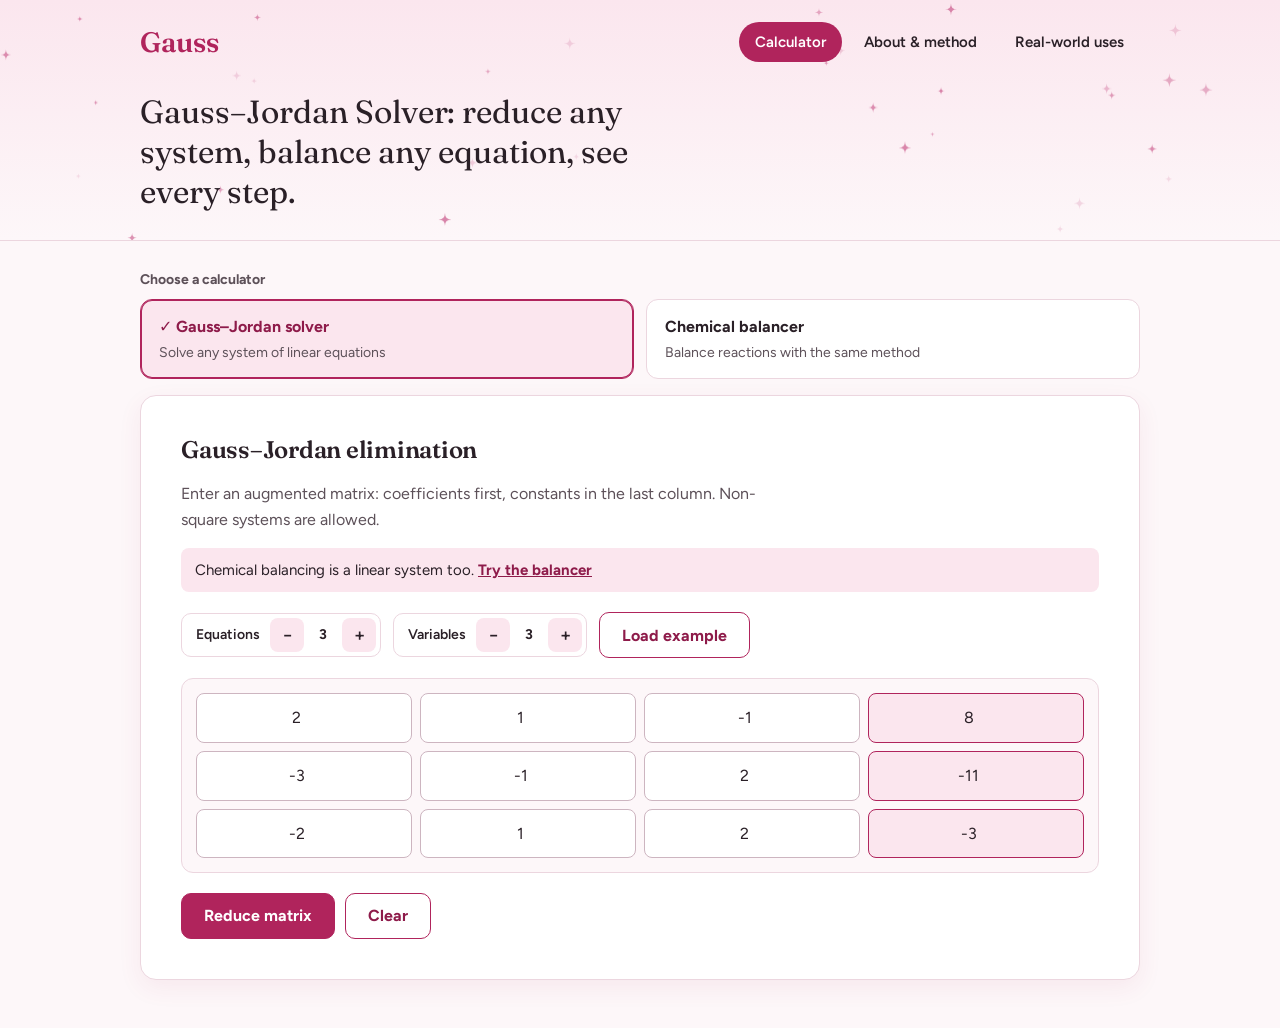
<file: index.html>
<!doctype html>
<html lang="en">
<head>
  <meta charset="UTF-8" />
  <meta name="viewport" content="width=device-width, initial-scale=1" />
  <title>Gauss — Linear Systems &amp; Chemical Balancer</title>
  <meta name="description" content="Solve linear systems with Gauss–Jordan elimination and balance chemical equations." />
  <link rel="preconnect" href="https://fonts.googleapis.com" />
  <link rel="preconnect" href="https://fonts.gstatic.com" crossorigin />
  <link href="https://fonts.googleapis.com/css2?family=Figtree:wght@400;500;600;700&family=Fraunces:opsz,wght@9..144,500;9..144,600&display=swap" rel="stylesheet" />
  <link rel="stylesheet" href="style.css" />
</head>
<body>
  <!--Shining shimering ni karl maganda -->
  <header class="masthead">
    <canvas id="sparkles" aria-hidden="true"></canvas>
    <div class="masthead__inner">
      <a class="brand" href="#calculator">Gauss</a>
      <nav aria-label="Main">
        <a href="#calculator" data-page="calculator">Calculator</a>
        <a href="#about" data-page="about">About &amp; method</a>
        <a href="#applications" data-page="applications">Real-world uses</a>
      </nav>
    </div>
    <p class="masthead__tag">Gauss–Jordan Solver: reduce any system, balance any equation, see every step.</p>
  </header>

  <!-- PAGE 1:Calculator (kept completely separate from the About page) -->
  <main id="page-calculator" class="page">
    <p class="picker-label" id="picker-label">Choose a calculator</p>
    <div class="tabs" role="tablist" aria-labelledby="picker-label"></div>
    <section id="mode-panel" class="card" role="tabpanel"></section>
  </main>

  <!-- PAGE 2:About / Gauss–Jordan explanation -->
  <main id="page-about" class="page" hidden>
    <article class="card prose">
      <h1>About Gauss</h1>
      <p>Gauss is a small workbench built around one method: Gauss–Jordan elimination. It has two calculators, a linear-system solver and a chemical equation balancer, and the balancer runs on the solver’s math. Every result comes with its reasoning, so it works for checking homework as well as for learning the method.</p>

      <h2>What is Gauss–Jordan elimination?</h2>
      <p>A system of equations is written as an <strong>augmented matrix</strong>: one row per equation, one column per variable, and a final column for the constants. Three legal row operations simplify it without changing its solutions:</p>
      <ul>
        <li>Swap two rows.</li>
        <li>Multiply a row by a nonzero number.</li>
        <li>Add a multiple of one row to another.</li>
      </ul>
      <p>The goal is reduced row echelon form (RREF): each pivot is 1 and is the only nonzero entry in its column. Then you can read the answer directly.</p>
      <ol>
        <li><strong>Find a pivot.</strong> Pick the next column and choose the row with the largest entry.</li>
        <li><strong>Make it 1.</strong> Divide the pivot row by the pivot.</li>
        <li><strong>Clear the column.</strong> Subtract multiples of the pivot row from every other row.</li>
        <li><strong>Repeat</strong> for the next column, then read the result.</li>
      </ol>
      <p>A row like <code>0 0 | 5</code> means no solution. Fewer pivots than variables means infinitely many solutions.</p>

      <h2>Worked example</h2>
      <p>Solve <code>x + y = 3</code> and <code>2x − y = 0</code>. These steps are generated live by the same solver the calculator uses.</p>
      <div id="about-example"></div>

      <h2>How the chemical balancer works</h2>
      <p>Atoms are conserved, so each element gives one linear equation: atoms on the left equal atoms on the right. Gauss builds a matrix of element counts (products count as negative), reduces it with Gauss–Jordan, and reads the coefficients from the one free variable. It then scales them to the smallest whole numbers. Open any balanced result in the solver to see the same matrix. See more uses on the <a href="#applications">real-world uses</a> page.</p>
    </article>
  </main>

  <!-- PAGE 3:Real-world applications (cards are generated in app.js) -->
  <main id="page-applications" class="page" hidden>
    <div class="card prose"><h1>Where Gauss–Jordan elimination is used</h1>
      <p>Any time several quantities depend on each other in a straight-line way, you get a linear system. Each example below includes a small system you can open in the solver with one click.</p></div>
    <div id="apps-list"></div>
  </main>

  
  <script type="module" src="app.js"></script>
</body>
</html>
</file>
<file: style.css>
/* Rosette — elegant blush-pink theme. Pink is used for accents only; text is dark neutral on white. */
:root {
  --bg: #fdf7f9;  --card: #ffffff;  --blush: #fbe6ee;  --blush-2: #f6cfdd;
  --rose: #b0245c;      /* primary accent: 6.9:1 against white */
  --rose-dark: #8e1b4a; --ink: #2a2027;  --muted: #5d5159;  --line: #ecd6df;
  --err: #8a1c2b;  --err-bg: #fdeceb;
  --serif: "Fraunces", Georgia, serif;  --sans: "Figtree", system-ui, sans-serif;
}
* { box-sizing: border-box; }
body { margin: 0; background: var(--bg); color: var(--ink); font: 400 16px/1.6 var(--sans); }
h1, h2, h3 { font-family: var(--serif); font-weight: 600; line-height: 1.2; letter-spacing: -0.01em; margin: 0 0 .5em; }
button, input, select { font: inherit; color: inherit; }
:focus-visible { outline: 3px solid var(--rose); outline-offset: 2px; }
code { background: var(--blush); padding: 1px 6px; border-radius: 4px; font-size: .9em; }

/* Masthead + sparkle canvas */
.masthead { position: relative; overflow: hidden; background: linear-gradient(180deg, var(--blush), var(--bg)); border-bottom: 1px solid var(--line); padding-bottom: 28px; }
#sparkles { position: absolute; inset: 0; width: 100%; height: 100%; pointer-events: none; }
.masthead__inner, .masthead__tag { position: relative; width: min(1000px, calc(100% - 32px)); margin-inline: auto; }
.masthead__inner { display: flex; align-items: center; justify-content: space-between; flex-wrap: wrap; gap: 12px; padding: 22px 0 18px; }
.masthead__tag { margin-block: 12px 0; max-width: 560px; margin-left: max(16px, calc((100% - 1000px) / 2)); font-family: var(--serif); font-size: clamp(22px, 4vw, 32px); line-height: 1.25; }
.brand { font: 600 28px var(--serif); color: var(--rose); text-decoration: none; }
nav { display: flex; gap: 6px; }
nav a { padding: 8px 16px; border-radius: 999px; color: var(--ink); text-decoration: none; font-weight: 600; font-size: 15px; }
nav a:hover { background: rgba(255, 255, 255, .7); }
nav a[aria-current] { background: var(--rose); color: #fff; }

/* Layout + cards */
.page { width: min(1000px, calc(100% - 32px)); margin: 28px auto 48px; }
.card { background: var(--card); border: 1px solid var(--line); border-radius: 16px; padding: clamp(20px, 4vw, 40px); box-shadow: 0 8px 24px rgba(176, 36, 92, .07); }
.lede { color: var(--muted); max-width: 62ch; }
.sub { margin-top: 32px; font-size: 20px; }

/* Mode tabs */
.tabs { display: flex; gap: 8px; margin-bottom: 16px; overflow-x: auto; }
.tabs button { flex: 0 0 auto; padding: 10px 18px; border: 1px solid var(--line); border-radius: 999px; background: var(--card); font-weight: 600; cursor: pointer; }
.tabs button:hover { border-color: var(--rose); }
.tabs button[aria-selected="true"] { background: var(--blush); border-color: var(--rose); color: var(--rose-dark); }

/* Buttons (the primary button carries a faint shimmer on hover) */
.btn { position: relative; overflow: hidden; min-height: 46px; padding: 0 22px; border-radius: 10px; border: 1px solid var(--rose); font-weight: 700; cursor: pointer; }
.btn--primary { background: var(--rose); color: #fff; }
.btn--primary:hover { background: var(--rose-dark); }
.btn--primary::after { content: ""; position: absolute; inset: 0; background: linear-gradient(105deg, transparent 35%, rgba(255, 255, 255, .35) 50%, transparent 65%); transform: translateX(-120%); }
.btn--primary:hover::after { transform: translateX(120%); transition: transform .7s ease; }
.btn--ghost { background: transparent; color: var(--rose-dark); }
.btn--ghost:hover { background: var(--blush); }
.row { display: flex; gap: 10px; flex-wrap: wrap; margin-top: 20px; }

/* Forms */
.controls { display: flex; flex-wrap: wrap; gap: 12px; align-items: center; margin: 20px 0; }
.stepper { display: flex; align-items: center; gap: 10px; padding: 4px 4px 4px 14px; border: 1px solid var(--line); border-radius: 10px; font-weight: 600; font-size: 14px; }
.stepper button { width: 34px; height: 34px; border: 0; border-radius: 8px; background: var(--blush); cursor: pointer; font-size: 18px; }
.stepper button:hover { background: var(--blush-2); }
.stepper strong { min-width: 18px; text-align: center; }
.grid-wrap { overflow-x: auto; padding: 14px; background: var(--bg); border: 1px solid var(--line); border-radius: 12px; }
.grid { display: grid; grid-template-columns: repeat(var(--cols), minmax(64px, 1fr)); gap: 8px; min-width: calc(var(--cols) * 72px); }
input, select { width: 100%; padding: 11px 12px; border: 1px solid #cdb5c0; border-radius: 8px; background: #fff; }
.grid input { text-align: center; }
.grid input.const { background: var(--blush); border-color: var(--rose); }
.field { display: grid; gap: 6px; font-weight: 600; font-size: 14px; margin-top: 16px; }
.field input[type="text"] { font: 500 18px ui-monospace, Menlo, monospace; }
.conv { display: grid; grid-template-columns: repeat(auto-fit, minmax(150px, 1fr)); gap: 0 16px; }
.chips { display: flex; flex-wrap: wrap; gap: 8px; }
.chips--pick { margin-top: 16px; }
.chips--pick button { padding: 6px 14px; border: 1px solid var(--line); border-radius: 999px; background: #fff; cursor: pointer; }
.chips--pick button:hover { border-color: var(--rose); background: var(--blush); }

/* Results */
.result { display: flex; justify-content: space-between; align-items: center; flex-wrap: wrap; gap: 16px; margin-top: 28px; padding: 22px 24px; border-radius: 12px; background: var(--blush); border: 1px solid var(--blush-2); border-left: 5px solid var(--rose); }
.result h3, .result p { margin: 0; }
.result p { color: var(--muted); }
.result .big { color: var(--ink); font: 600 clamp(22px, 4vw, 30px)/1.3 var(--serif); margin-top: 6px; }
.result--none, .result--error { background: var(--err-bg); border-color: #f1c4c4; border-left-color: var(--err); color: var(--err); }
.result--error p { color: var(--ink); margin-top: 4px; }
.result .chips span { padding: 8px 14px; background: #fff; border: 1px solid var(--blush-2); border-radius: 8px; font-family: ui-monospace, Menlo, monospace; }
.logic li { margin-bottom: 10px; }
.eqs { margin: 8px 0; padding-left: 20px; font-family: ui-monospace, Menlo, monospace; font-size: 14px; }

/* Step list + matrices */
.steps { border-top: 1px solid var(--line); }
details { border-bottom: 1px solid var(--line); }
summary { display: flex; gap: 14px; align-items: center; padding: 14px 4px; cursor: pointer; font-weight: 600; list-style: none; }
summary::-webkit-details-marker { display: none; }
summary::after { content: "+"; margin-left: auto; color: var(--rose); font-size: 20px; }
details[open] summary::after { content: "−"; }
summary b { display: grid; place-items: center; width: 26px; height: 26px; border-radius: 50%; background: var(--blush); color: var(--rose-dark); font-size: 12px; }
.display-matrix { display: grid; grid-template-columns: repeat(var(--cols), minmax(40px, 60px)); gap: 6px; width: max-content; max-width: 100%; margin: 0 0 18px 40px; padding: 10px 16px; overflow-x: auto; border-inline: 2px solid var(--ink); border-radius: 4px; font-family: ui-monospace, Menlo, monospace; font-size: 14px; }
.display-matrix span { text-align: center; padding: 4px; }
.display-matrix i { display: none; }
.display-matrix i + span { border-left: 2px solid var(--rose); }

/* About page */
.prose { max-width: 760px; margin-inline: auto; }
.prose h2 { margin-top: 36px; font-size: 24px; }
.prose li { margin-bottom: 6px; }
.note { color: var(--muted); margin-top: 12px; font-weight: 600; }
footer { text-align: center; padding: 24px 16px 40px; color: var(--muted); font-size: 14px; }

@media (max-width: 560px) {
  .display-matrix { margin-left: 0; }
  .row .btn { flex: 1; }
}
@media (prefers-reduced-motion: reduce) { .btn--primary:hover::after { transition: none; } }

/* ---- Mode selector: two clear option cards ---- */
.picker-label { margin: 0 0 8px; font-weight: 700; font-size: 14px; color: var(--muted); }
.tabs { display: grid; grid-template-columns: repeat(auto-fit, minmax(240px, 1fr)); gap: 12px; overflow: visible; }
.tabs button { display: grid; gap: 2px; padding: 14px 18px; border-radius: 12px; text-align: left; }
.tabs button span { color: var(--muted); font-size: 14px; font-weight: 400; }
.tabs button[aria-selected="true"] { box-shadow: inset 0 0 0 1px var(--rose); }
.tabs button[aria-selected="true"] strong::before { content: "✓ "; }

/* ---- Cross-links between modes and the applications page ---- */
.link-note { margin: 12px 0 0; padding: 10px 14px; background: var(--blush); border-radius: 8px; color: var(--ink); font-size: 15px; }
.linkbtn { padding: 0; border: 0; background: none; color: var(--rose-dark); font-weight: 700; text-decoration: underline; cursor: pointer; }
.app { margin-top: 20px; }
.app h2 { font-size: 24px; }
.tag { margin: 0 0 4px; color: var(--rose-dark); font-weight: 700; font-size: 14px; }
.eqs-block { margin: 16px 0 0; padding: 14px 16px; overflow-x: auto; background: var(--bg); border: 1px solid var(--line); border-radius: 10px; font: 15px/1.7 ui-monospace, Menlo, monospace; }
</file>
